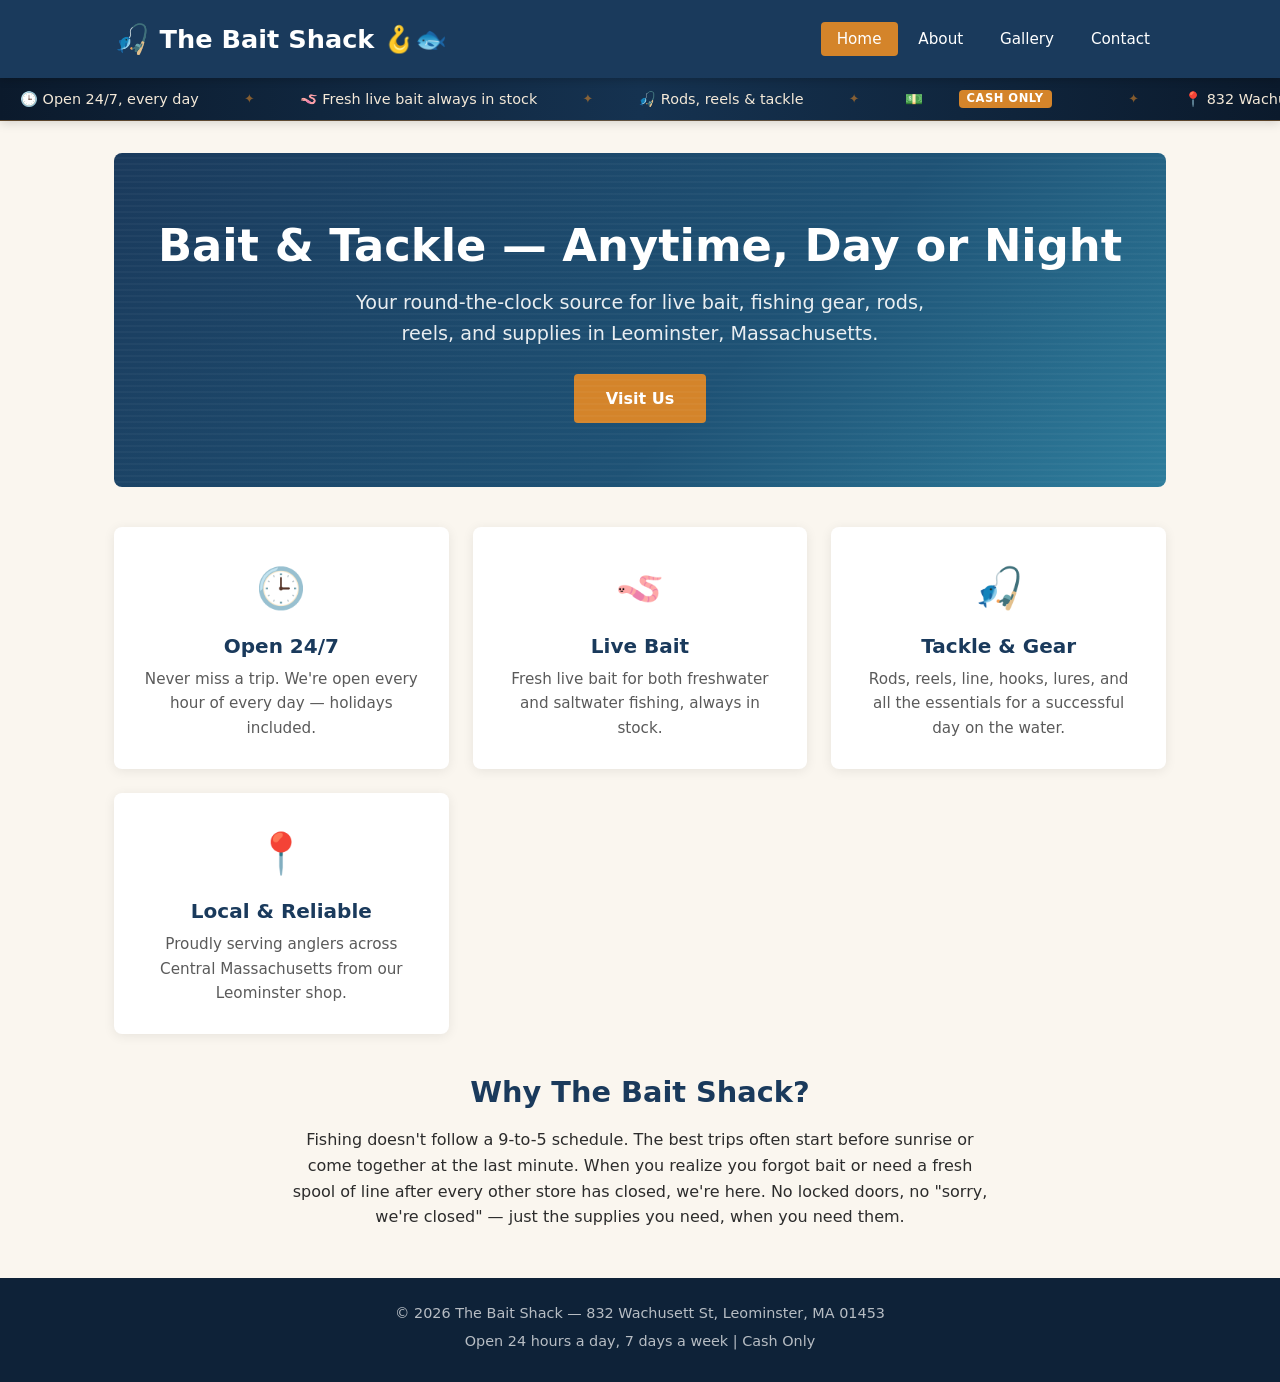
<file: index.html>
<!DOCTYPE html>
<html lang="en">
<head>
    <!-- Google tag (gtag.js) -->
    <script async src="https://www.googletagmanager.com/gtag/js?id=G-5HNP2Z6BK0"></script>
    <script>
        window.dataLayer = window.dataLayer || [];
        function gtag() { dataLayer.push(arguments); }
        gtag('js', new Date());

        gtag('config', 'G-5HNP2Z6BK0');
    </script>
    <meta charset="UTF-8">
    <meta name="viewport" content="width=device-width, initial-scale=1.0">
    <meta name="description" content="The Bait Shack — 24/7 live bait and tackle shop in Leominster, MA. Freshwater and saltwater fishing supplies available anytime.">
    <title>The Bait Shack | 24/7 Bait &amp; Tackle — Leominster, MA</title>
    <link rel="stylesheet" href="css/style.css">
</head>
<body>

    <header>
        <div class="header-inner">
            <a href="index.html" class="logo">
                <span>🎣</span> The Bait Shack 🪝🐟
            </a>
            <nav>
                <ul>
                    <li><a href="index.html" class="active">Home</a></li>
                    <li><a href="about.html">About</a></li>
                    <li><a href="gallery.html">Gallery</a></li>
                    <li><a href="contact.html">Contact</a></li>
                </ul>
            </nav>
        </div>
    </header>

    <!-- Scrolling Announcement Banner -->
    <div class="scrolling-banner" role="marquee" aria-label="Site announcements" aria-live="off">
        <div class="scrolling-banner__inner">
            <div class="scrolling-banner__track">
                <!-- Content Strip A -->
                <p class="scrolling-banner__group">
                    🕒 Open 24/7, every day &nbsp;<span class="banner-separator" aria-hidden="true">✦</span>&nbsp; 🪱 Fresh live bait always in stock &nbsp;<span class="banner-separator" aria-hidden="true">✦</span>&nbsp; 🎣 Rods, reels &amp; tackle &nbsp;<span class="banner-separator" aria-hidden="true">✦</span>&nbsp; 💵 <span class="banner-badge">Cash Only</span> &nbsp;<span class="banner-separator" aria-hidden="true">✦</span>&nbsp; 📍 832 Wachusett St, Leominster MA &nbsp;<span class="banner-separator" aria-hidden="true">✦</span>&nbsp; 📞 Phone hours 6 AM – 8 PM &nbsp;<span class="banner-separator" aria-hidden="true">✦</span>&nbsp;
                </p>
                <!-- Content Strip B (duplicate for seamless looping) -->
                <p class="scrolling-banner__group" aria-hidden="true">
                    🕒 Open 24/7, every day &nbsp;<span class="banner-separator" aria-hidden="true">✦</span>&nbsp; 🪱 Fresh live bait always in stock &nbsp;<span class="banner-separator" aria-hidden="true">✦</span>&nbsp; 🎣 Rods, reels &amp; tackle &nbsp;<span class="banner-separator" aria-hidden="true">✦</span>&nbsp; 💵 <span class="banner-badge">Cash Only</span> &nbsp;<span class="banner-separator" aria-hidden="true">✦</span>&nbsp; 📍 832 Wachusett St, Leominster MA &nbsp;<span class="banner-separator" aria-hidden="true">✦</span>&nbsp; 📞 Phone hours 6 AM – 8 PM &nbsp;<span class="banner-separator" aria-hidden="true">✦</span>&nbsp;
                </p>
            </div><!-- /.scrolling-banner__track -->
        </div><!-- /.scrolling-banner__inner -->
    </div><!-- /.scrolling-banner -->

    <main>

        <section class="hero">
            <h1>Bait &amp; Tackle — Anytime, Day or Night</h1>
            <p>Your round-the-clock source for live bait, fishing gear, rods, reels, and supplies in Leominster, Massachusetts.</p>
            <a href="contact.html" class="btn">Visit Us</a>
        </section>

        <section class="features">
            <div class="card">
                <span class="icon">🕒</span>
                <h3>Open 24/7</h3>
                <p>Never miss a trip. We're open every hour of every day — holidays included.</p>
            </div>
            <div class="card">
                <span class="icon">🪱</span>
                <h3>Live Bait</h3>
                <p>Fresh live bait for both freshwater and saltwater fishing, always in stock.</p>
            </div>
            <div class="card">
                <span class="icon">🎣</span>
                <h3>Tackle &amp; Gear</h3>
                <p>Rods, reels, line, hooks, lures, and all the essentials for a successful day on the water.</p>
            </div>
            <div class="card">
                <span class="icon">📍</span>
                <h3>Local &amp; Reliable</h3>
                <p>Proudly serving anglers across Central Massachusetts from our Leominster shop.</p>
            </div>
        </section>

        <section style="text-align: center; max-width: 700px; margin: 0 auto;">
            <h2>Why The Bait Shack?</h2>
            <p>
                Fishing doesn't follow a 9-to-5 schedule. The best trips often start before sunrise or come together
                at the last minute. When you realize you forgot bait or need a fresh spool of line after every other
                store has closed, we're here. No locked doors, no "sorry, we're closed" — just the supplies you need,
                when you need them.
            </p>
        </section>

    </main>

    <footer>
        <p>&copy; 2026 The Bait Shack — 832 Wachusett St, Leominster, MA 01453</p>
        <p>Open 24 hours a day, 7 days a week | Cash Only</p>
    </footer>

</body>
</html>
</file>
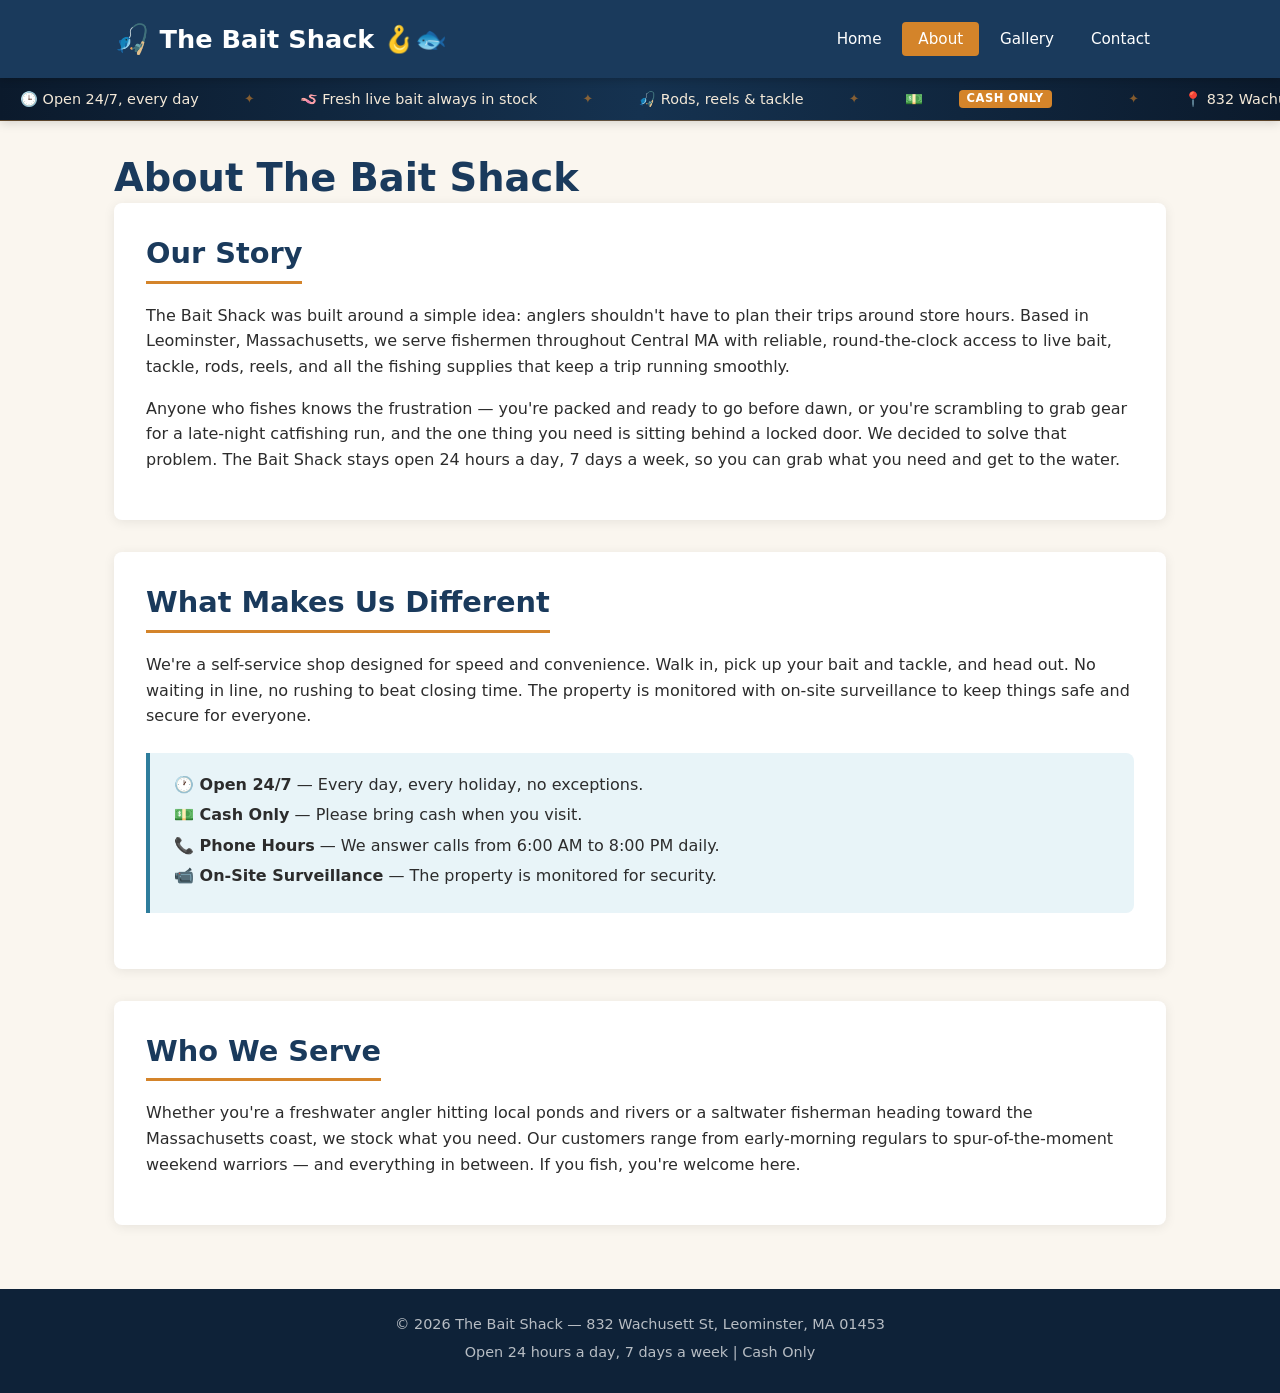
<file: about.html>
<!DOCTYPE html>
<html lang="en">
<head>
    <!-- Google tag (gtag.js) -->
    <script async src="https://www.googletagmanager.com/gtag/js?id=G-5HNP2Z6BK0"></script>
    <script>
        window.dataLayer = window.dataLayer || [];
        function gtag() { dataLayer.push(arguments); }
        gtag('js', new Date());

        gtag('config', 'G-5HNP2Z6BK0');
    </script>
    <meta charset="UTF-8">
    <meta name="viewport" content="width=device-width, initial-scale=1.0">
    <meta name="description" content="Learn about The Bait Shack — a 24/7 self-service bait and tackle shop in Leominster, MA, built for anglers who need supplies on their schedule.">
    <title>About Us | The Bait Shack — Leominster, MA</title>
    <link rel="stylesheet" href="css/style.css">
</head>
<body>

    <header>
        <div class="header-inner">
            <a href="index.html" class="logo">
                <span>🎣</span> The Bait Shack 🪝🐟
            </a>
            <nav>
                <ul>
                    <li><a href="index.html">Home</a></li>
                    <li><a href="about.html" class="active">About</a></li>
                    <li><a href="gallery.html">Gallery</a></li>
                    <li><a href="contact.html">Contact</a></li>
                </ul>
            </nav>
        </div>
    </header>

    <!-- Scrolling Announcement Banner -->
    <div class="scrolling-banner" role="marquee" aria-label="Site announcements" aria-live="off">
        <div class="scrolling-banner__inner">
            <div class="scrolling-banner__track">
                <!-- Content Strip A -->
                <p class="scrolling-banner__group">
                    🕒 Open 24/7, every day &nbsp;<span class="banner-separator" aria-hidden="true">✦</span>&nbsp; 🪱
                    Fresh live bait always in stock &nbsp;<span class="banner-separator"
                        aria-hidden="true">✦</span>&nbsp; 🎣 Rods, reels &amp; tackle &nbsp;<span
                        class="banner-separator" aria-hidden="true">✦</span>&nbsp; 💵 <span class="banner-badge">Cash
                        Only</span> &nbsp;<span class="banner-separator" aria-hidden="true">✦</span>&nbsp; 📍 832
                    Wachusett St, Leominster MA &nbsp;<span class="banner-separator" aria-hidden="true">✦</span>&nbsp;
                    📞 Phone hours 6 AM – 8 PM &nbsp;<span class="banner-separator" aria-hidden="true">✦</span>&nbsp;
                </p>
                <!-- Content Strip B (duplicate for seamless looping) -->
                <p class="scrolling-banner__group" aria-hidden="true">
                    🕒 Open 24/7, every day &nbsp;<span class="banner-separator" aria-hidden="true">✦</span>&nbsp; 🪱
                    Fresh live bait always in stock &nbsp;<span class="banner-separator"
                        aria-hidden="true">✦</span>&nbsp; 🎣 Rods, reels &amp; tackle &nbsp;<span
                        class="banner-separator" aria-hidden="true">✦</span>&nbsp; 💵 <span class="banner-badge">Cash
                        Only</span> &nbsp;<span class="banner-separator" aria-hidden="true">✦</span>&nbsp; 📍 832
                    Wachusett St, Leominster MA &nbsp;<span class="banner-separator" aria-hidden="true">✦</span>&nbsp;
                    📞 Phone hours 6 AM – 8 PM &nbsp;<span class="banner-separator" aria-hidden="true">✦</span>&nbsp;
                </p>
            </div><!-- /.scrolling-banner__track -->
        </div><!-- /.scrolling-banner__inner -->
    </div><!-- /.scrolling-banner -->

    <main>

        <h1>About The Bait Shack</h1>

        <section class="about-section">
            <h2>Our Story</h2>
            <p>
                The Bait Shack was built around a simple idea: anglers shouldn't have to plan their trips around
                store hours. Based in Leominster, Massachusetts, we serve fishermen throughout Central MA with
                reliable, round-the-clock access to live bait, tackle, rods, reels, and all the fishing supplies
                that keep a trip running smoothly.
            </p>
            <p>
                Anyone who fishes knows the frustration — you're packed and ready to go before dawn, or you're
                scrambling to grab gear for a late-night catfishing run, and the one thing you need is sitting
                behind a locked door. We decided to solve that problem. The Bait Shack stays open 24 hours a day,
                7 days a week, so you can grab what you need and get to the water.
            </p>
        </section>

        <section class="about-section">
            <h2>What Makes Us Different</h2>
            <p>
                We're a self-service shop designed for speed and convenience. Walk in, pick up your bait and
                tackle, and head out. No waiting in line, no rushing to beat closing time. The property is
                monitored with on-site surveillance to keep things safe and secure for everyone.
            </p>
            <div class="highlight-box">
                <p><strong>🕐 Open 24/7</strong> — Every day, every holiday, no exceptions.</p>
                <p><strong>💵 Cash Only</strong> — Please bring cash when you visit.</p>
                <p><strong>📞 Phone Hours</strong> — We answer calls from 6:00 AM to 8:00 PM daily.</p>
                <p><strong>📹 On-Site Surveillance</strong> — The property is monitored for security.</p>
            </div>
        </section>

        <section class="about-section">
            <h2>Who We Serve</h2>
            <p>
                Whether you're a freshwater angler hitting local ponds and rivers or a saltwater fisherman
                heading toward the Massachusetts coast, we stock what you need. Our customers range from
                early-morning regulars to spur-of-the-moment weekend warriors — and everything in between.
                If you fish, you're welcome here.
            </p>
        </section>

    </main>

    <footer>
        <p>&copy; 2026 The Bait Shack — 832 Wachusett St, Leominster, MA 01453</p>
        <p>Open 24 hours a day, 7 days a week | Cash Only</p>
    </footer>

</body>
</html>
</file>
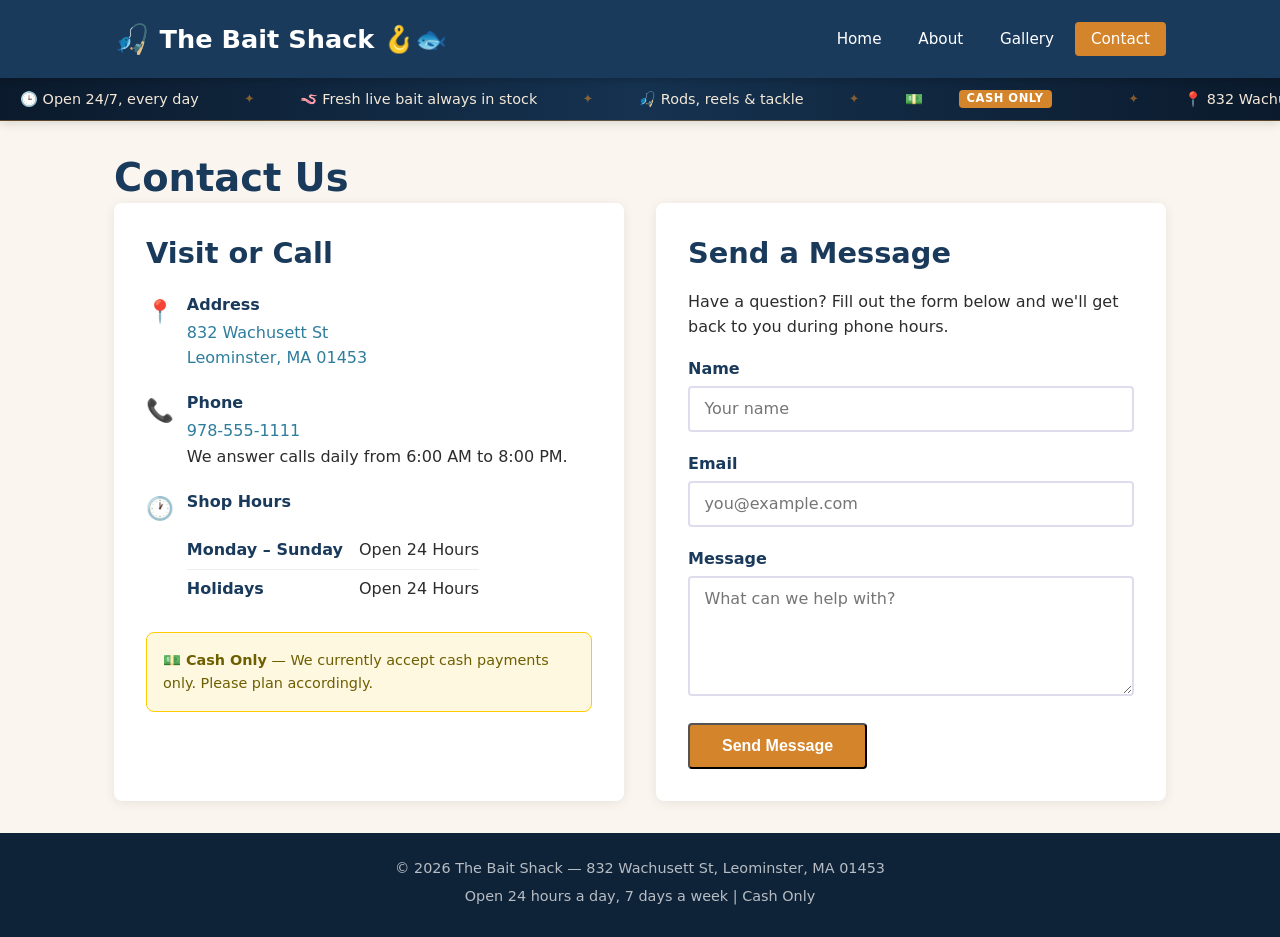
<file: contact.html>
<!DOCTYPE html>
<html lang="en">
<head>
    <!-- Google tag (gtag.js) -->
    <script async src="https://www.googletagmanager.com/gtag/js?id=G-5HNP2Z6BK0"></script>
    <script>
        window.dataLayer = window.dataLayer || [];
        function gtag() { dataLayer.push(arguments); }
        gtag('js', new Date());

        gtag('config', 'G-5HNP2Z6BK0');
    </script>
    <meta charset="UTF-8">
    <meta name="viewport" content="width=device-width, initial-scale=1.0">
    <meta name="description" content="Contact The Bait Shack in Leominster, MA. Find our address, phone hours, and 24/7 self-service information for live bait and tackle.">
    <title>Contact | The Bait Shack — Leominster, MA</title>
    <link rel="stylesheet" href="css/style.css">
</head>
<body>

    <header>
        <div class="header-inner">
            <a href="index.html" class="logo">
                 <span>🎣</span> The Bait Shack 🪝🐟
           </a>
            <nav>
                <ul>
                    <li><a href="index.html">Home</a></li>
                    <li><a href="about.html">About</a></li>
                    <li><a href="gallery.html">Gallery</a></li>
                    <li><a href="contact.html" class="active">Contact</a></li>
                </ul>
            </nav>
        </div>
    </header>

    <!-- Scrolling Announcement Banner -->
    <div class="scrolling-banner" role="marquee" aria-label="Site announcements" aria-live="off">
        <div class="scrolling-banner__inner">
            <div class="scrolling-banner__track">
                <!-- Content Strip A -->
                <p class="scrolling-banner__group">
                    🕒 Open 24/7, every day &nbsp;<span class="banner-separator" aria-hidden="true">✦</span>&nbsp; 🪱
                    Fresh live bait always in stock &nbsp;<span class="banner-separator"
                        aria-hidden="true">✦</span>&nbsp; 🎣 Rods, reels &amp; tackle &nbsp;<span
                        class="banner-separator" aria-hidden="true">✦</span>&nbsp; 💵 <span class="banner-badge">Cash
                        Only</span> &nbsp;<span class="banner-separator" aria-hidden="true">✦</span>&nbsp; 📍 832
                    Wachusett St, Leominster MA &nbsp;<span class="banner-separator" aria-hidden="true">✦</span>&nbsp;
                    📞 Phone hours 6 AM – 8 PM &nbsp;<span class="banner-separator" aria-hidden="true">✦</span>&nbsp;
                </p>
                <!-- Content Strip B (duplicate for seamless looping) -->
                <p class="scrolling-banner__group" aria-hidden="true">
                    🕒 Open 24/7, every day &nbsp;<span class="banner-separator" aria-hidden="true">✦</span>&nbsp; 🪱
                    Fresh live bait always in stock &nbsp;<span class="banner-separator"
                        aria-hidden="true">✦</span>&nbsp; 🎣 Rods, reels &amp; tackle &nbsp;<span
                        class="banner-separator" aria-hidden="true">✦</span>&nbsp; 💵 <span class="banner-badge">Cash
                        Only</span> &nbsp;<span class="banner-separator" aria-hidden="true">✦</span>&nbsp; 📍 832
                    Wachusett St, Leominster MA &nbsp;<span class="banner-separator" aria-hidden="true">✦</span>&nbsp;
                    📞 Phone hours 6 AM – 8 PM &nbsp;<span class="banner-separator" aria-hidden="true">✦</span>&nbsp;
                </p>
            </div><!-- /.scrolling-banner__track -->
        </div><!-- /.scrolling-banner__inner -->
    </div><!-- /.scrolling-banner -->

    <main>

        <h1>Contact Us</h1>

        <div class="contact-grid">

            <div class="contact-info">
                <h2>Visit or Call</h2>

                <div class="contact-detail">
                    <span class="detail-icon">📍</span>
                    <div>
                        <strong>Address</strong>
                        <a href="https://www.google.com/maps/search/?api=1&query=832+Wachusett+St+Leominster+MA+01453" target="_blank" rel="noopener">832 Wachusett St<br>
                        Leominster, MA 01453</a>
                    </div>
                </div>

                <div class="contact-detail">
                    <span class="detail-icon">📞</span>
                    <div>
                        <strong>Phone</strong>
                        <a href="tel:978-555-1111">978-555-1111</a><br>
                        We answer calls daily from 6:00 AM to 8:00 PM.
                    </div>
                </div>

                <div class="contact-detail">
                    <span class="detail-icon">🕐</span>
                    <div>
                        <strong>Shop Hours</strong>
                        <ul class="hours-list">
                            <li><span class="day">Monday – Sunday</span><span>Open 24 Hours</span></li>
                            <li><span class="day">Holidays</span><span>Open 24 Hours</span></li>
                        </ul>
                    </div>
                </div>

                <div class="note-box">
                    <strong>💵 Cash Only</strong> — We currently accept cash payments only. Please plan accordingly.
                </div>
            </div>

            <div class="contact-form">
                <h2>Send a Message</h2>
                <p>Have a question? Fill out the form below and we'll get back to you during phone hours.</p>

                <form action="#" method="post">
                    <div class="form-group">
                        <label for="name">Name</label>
                        <input type="text" id="name" name="name" required placeholder="Your name">
                    </div>
                    <div class="form-group">
                        <label for="email">Email</label>
                        <input type="email" id="email" name="email" required placeholder="you@example.com">
                    </div>
                    <div class="form-group">
                        <label for="message">Message</label>
                        <textarea id="message" name="message" required placeholder="What can we help with?"></textarea>
                    </div>
                    <button type="submit" class="btn">Send Message</button>
                </form>
            </div>

        </div>

    </main>

    <footer>
        <p>&copy; 2026 The Bait Shack — 832 Wachusett St, Leominster, MA 01453</p>
        <p>Open 24 hours a day, 7 days a week | Cash Only</p>
    </footer>

</body>
</html>
</file>
<file: css/style.css>
/* ===== Reset & Base ===== */
*,
*::before,
*::after {
    margin: 0;
    padding: 0;
    box-sizing: border-box;
}

:root {
    --navy: #1a3a5c;
    --navy-dark: #0e2238;
    --sand: #f4e9d8;
    --sand-light: #faf6ef;
    --accent: #d4842a;
    --accent-hover: #b86d1e;
    --water: #2e7d9c;
    --water-light: #e8f4f8;
    --text: #2c2c2c;
    --text-light: #5a5a5a;
    --white: #ffffff;
    --shadow: 0 2px 12px rgba(0, 0, 0, 0.08);
    --shadow-hover: 0 4px 20px rgba(0, 0, 0, 0.14);
    --radius: 8px;
    --max-width: 1100px;
}

html {
    scroll-behavior: smooth;
}

body {
    font-family: "Segoe UI", system-ui, -apple-system, sans-serif;
    color: var(--text);
    background-color: var(--sand-light);
    line-height: 1.6;
    min-height: 100vh;
    display: flex;
    flex-direction: column;
}

/* ===== Typography ===== */
h1, h2, h3 {
    color: var(--navy);
    line-height: 1.3;
}

h1 {
    font-size: 2.4rem;
}

h2 {
    font-size: 1.8rem;
    margin-bottom: 1rem;
}

h3 {
    font-size: 1.25rem;
    margin-bottom: 0.5rem;
}

p {
    margin-bottom: 1rem;
    color: var(--text);
}

a {
    color: var(--water);
    text-decoration: none;
    transition: color 0.2s;
}

    a:hover {
        color: var(--accent);
    }

/* ===== Header & Navigation ===== */
header {
    background-color: var(--navy);
    color: var(--white);
    padding: 1rem 0;
    position: sticky;
    top: 0;
    z-index: 100;
    box-shadow: 0 2px 8px rgba(0, 0, 0, 0.2);
}

.header-inner {
    max-width: var(--max-width);
    margin: 0 auto;
    padding: 0 1.5rem;
    display: flex;
    align-items: center;
    justify-content: space-between;
    flex-wrap: wrap;
    gap: 1rem;
}

.logo {
    display: flex;
    align-items: center;
    gap: 0.6rem;
    font-size: 1.6rem;
    font-weight: 700;
    color: var(--white);
    text-decoration: none;
}

    .logo span {
        font-size: 1.8rem;
    }

nav ul {
    display: flex;
    list-style: none;
    gap: 0.3rem;
    flex-wrap: wrap;
}

nav a {
    color: var(--white);
    padding: 0.5rem 1rem;
    border-radius: 4px;
    font-weight: 500;
    font-size: 0.95rem;
    transition: background-color 0.2s, color 0.2s;
}

    nav a:hover,
    nav a.active {
        background-color: var(--accent);
        color: var(--white);
    }

/* ===== Main Content ===== */
main {
    flex: 1;
    max-width: var(--max-width);
    margin: 0 auto;
    padding: 2rem 1.5rem;
    width: 100%;
}

/* ===== Hero Section ===== */
.hero {
    background: linear-gradient(135deg, var(--navy) 0%, #1e5275 60%, var(--water) 100%);
    color: var(--white);
    text-align: center;
    padding: 4rem 1.5rem;
    border-radius: var(--radius);
    margin-bottom: 2.5rem;
    position: relative;
    overflow: hidden;
}

    .hero::before {
        content: "";
        position: absolute;
        inset: 0;
        background: repeating-linear-gradient( 180deg, transparent, transparent 4px, rgba(255, 255, 255, 0.03) 4px, rgba(255, 255, 255, 0.03) 6px );
        pointer-events: none;
    }

    .hero h1 {
        color: var(--white);
        font-size: 2.8rem;
        margin-bottom: 0.8rem;
    }

    .hero p {
        color: rgba(255, 255, 255, 0.9);
        font-size: 1.2rem;
        max-width: 600px;
        margin: 0 auto 1.5rem;
    }

.btn {
    display: inline-block;
    background-color: var(--accent);
    color: var(--white);
    padding: 0.75rem 2rem;
    border-radius: 4px;
    font-weight: 600;
    font-size: 1rem;
    transition: background-color 0.2s, transform 0.15s;
    text-decoration: none;
}

    .btn:hover {
        background-color: var(--accent-hover);
        color: var(--white);
        transform: translateY(-1px);
    }

/* ===== Features / Cards ===== */
.features {
    display: grid;
    grid-template-columns: repeat(auto-fit, minmax(250px, 1fr));
    gap: 1.5rem;
    margin-bottom: 2.5rem;
}

.card {
    background: var(--white);
    border-radius: var(--radius);
    padding: 1.8rem;
    box-shadow: var(--shadow);
    text-align: center;
    transition: box-shadow 0.2s;
}

    .card:hover {
        box-shadow: var(--shadow-hover);
    }

    .card .icon {
        font-size: 2.5rem;
        margin-bottom: 0.8rem;
        display: block;
    }

    .card h3 {
        margin-bottom: 0.5rem;
    }

    .card p {
        color: var(--text-light);
        font-size: 0.95rem;
        margin-bottom: 0;
    }

/* ===== About Page ===== */
.about-section {
    background: var(--white);
    border-radius: var(--radius);
    padding: 2rem;
    box-shadow: var(--shadow);
    margin-bottom: 2rem;
}

    .about-section h2 {
        border-bottom: 3px solid var(--accent);
        padding-bottom: 0.5rem;
        margin-bottom: 1.2rem;
        display: inline-block;
    }

.highlight-box {
    background: var(--water-light);
    border-left: 4px solid var(--water);
    padding: 1.2rem 1.5rem;
    border-radius: 0 var(--radius) var(--radius) 0;
    margin: 1.5rem 0;
}

    .highlight-box p {
        margin-bottom: 0.3rem;
        font-weight: 500;
    }

/* ===== 3D Cover Flow Gallery ===== */
.gallery-section {
    position: relative;
    padding: 1rem 0 2rem;
    overflow: hidden;
}

.gallery-container {
    position: relative;
    width: 100%;
    max-width: 1050px;
    margin: 0 auto;
    padding: 1rem 0;
    perspective: 1200px;
}

.swiper {
    width: 100%;
    padding-top: 20px;
    padding-bottom: 40px;
    overflow: visible;
}

.swiper-slide {
    background-position: center;
    background-size: cover;
    width: 300px;
    height: 390px;
    border-radius: 16px;
    position: relative;
    transition: transform 0.4s ease, opacity 0.4s ease, box-shadow 0.4s ease;
    opacity: 0.45;
    cursor: pointer;
    user-select: none;
    will-change: transform, opacity;
}

@media (max-width: 480px) {
    .swiper-slide {
        width: 270px;
        height: 360px;
    }
}

@media (min-width: 768px) {
    .swiper-slide {
        width: 440px;
        height: 500px;
    }
}

/* Slide card & image */
.slide-card {
    width: 100%;
    height: 100%;
    border-radius: 16px;
    overflow: hidden;
    position: relative;
    background-color: var(--navy-dark);
    box-shadow: 0 10px 25px rgba(0, 0, 0, 0.2);
    transition: transform 0.3s ease, box-shadow 0.3s ease;
}

.slide-card img {
    width: 100%;
    height: 100%;
    object-fit: cover;
    display: block;
    transition: transform 0.5s ease;
}

/* Active slide styling: centered, largest, fully opaque, accent glow */
.swiper-slide-active {
    opacity: 1 !important;
    z-index: 10;
}

.swiper-slide-active .slide-card {
    box-shadow: 0 20px 40px rgba(0, 0, 0, 0.35), 0 0 0 3px var(--accent);
}

.swiper-slide-active:hover .slide-card img {
    transform: scale(1.05);
}

/* Adjacent preview slides: scaled down, semi-transparent (40-50% opacity) */
.swiper-slide-prev,
.swiper-slide-next {
    opacity: 0.45 !important;
    filter: brightness(0.9);
}

/* Non-active slide overlay hint on hover */
.swiper-slide:not(.swiper-slide-active):hover {
    opacity: 0.75 !important;
}

/* Dynamic slide caption overlay */
.slide-caption {
    position: absolute;
    bottom: 0;
    left: 0;
    right: 0;
    padding: 2.5rem 1.25rem 1.25rem;
    background: linear-gradient(to top, rgba(14, 34, 56, 0.95) 0%, rgba(14, 34, 56, 0.6) 60%, transparent 100%);
    color: var(--white);
    transform: translateY(10px);
    opacity: 0;
    transition: transform 0.3s ease, opacity 0.3s ease;
}

.swiper-slide-active .slide-caption {
    transform: translateY(0);
    opacity: 1;
}

.slide-tag {
    display: inline-block;
    background-color: var(--accent);
    color: var(--white);
    font-size: 0.75rem;
    font-weight: 700;
    text-transform: uppercase;
    letter-spacing: 0.5px;
    padding: 0.2rem 0.6rem;
    border-radius: 20px;
    margin-bottom: 0.4rem;
}

.slide-caption h3 {
    color: var(--white);
    font-size: 1.25rem;
    margin-bottom: 0.2rem;
}

.slide-caption p {
    color: var(--sand);
    font-size: 0.9rem;
    margin-bottom: 0;
    opacity: 0.9;
}

.click-hint {
    display: inline-flex;
    align-items: center;
    gap: 0.3rem;
    font-size: 0.75rem;
    color: var(--water-light);
    margin-top: 0.4rem;
    font-weight: 500;
}

/* Custom Navigation Buttons */
.carousel-btn {
    position: absolute;
    top: 50%;
    transform: translateY(-50%);
    width: 48px;
    height: 48px;
    border-radius: 50%;
    background: rgba(26, 58, 92, 0.88);
    color: var(--white);
    border: 2px solid rgba(255, 255, 255, 0.25);
    display: flex;
    align-items: center;
    justify-content: center;
    cursor: pointer;
    z-index: 30;
    transition: all 0.25s ease;
    backdrop-filter: blur(6px);
    box-shadow: 0 4px 12px rgba(0, 0, 0, 0.2);
}

.carousel-btn:hover {
    background: var(--accent);
    border-color: var(--accent);
    transform: translateY(-50%) scale(1.1);
    box-shadow: 0 6px 18px rgba(212, 132, 42, 0.4);
}

.carousel-btn.prev-btn {
    left: 10px;
}

.carousel-btn.next-btn {
    right: 10px;
}

@media (max-width: 480px) {
    .carousel-btn {
        width: 40px;
        height: 40px;
    }
    .carousel-btn.prev-btn {
        left: 4px;
    }
    .carousel-btn.next-btn {
        right: 4px;
    }
}

@media (min-width: 1024px) {
    .carousel-btn.prev-btn {
        left: -15px;
    }
    .carousel-btn.next-btn {
        right: -15px;
    }
}

/* Toolbar: Pagination dots & Autoplay Control */
.carousel-toolbar {
    display: flex;
    align-items: center;
    justify-content: center;
    gap: 1.5rem;
    margin-top: 1.5rem;
    flex-wrap: wrap;
}

.swiper-pagination {
    position: relative !important;
    bottom: auto !important;
    left: auto !important;
    width: auto !important;
    display: flex;
    align-items: center;
    gap: 0.5rem;
}

.swiper-pagination-bullet {
    width: 12px;
    height: 12px;
    background: var(--navy);
    opacity: 0.3;
    transition: all 0.3s ease;
    border-radius: 6px;
    margin: 0 !important;
    cursor: pointer;
}

.swiper-pagination-bullet-active {
    opacity: 1;
    width: 32px;
    background: var(--accent);
    box-shadow: 0 2px 8px rgba(212, 132, 42, 0.5);
}

/* Autoplay toggle button */
.autoplay-toggle {
    background: var(--navy);
    color: var(--white);
    border: none;
    padding: 0.45rem 1rem;
    border-radius: 20px;
    font-size: 0.85rem;
    font-weight: 600;
    cursor: pointer;
    display: flex;
    align-items: center;
    gap: 0.4rem;
    transition: background-color 0.2s ease, transform 0.15s ease;
    box-shadow: 0 2px 8px rgba(0, 0, 0, 0.1);
}

.autoplay-toggle:hover {
    background: var(--water);
    transform: translateY(-1px);
}

/* Lightbox Modal */
.lightbox-modal {
    position: fixed;
    inset: 0;
    z-index: 1000;
    background: rgba(14, 34, 56, 0.94);
    backdrop-filter: blur(10px);
    display: flex;
    align-items: center;
    justify-content: center;
    padding: 2rem;
    opacity: 0;
    pointer-events: none;
    transition: opacity 0.3s ease;
}

.lightbox-modal.active {
    opacity: 1;
    pointer-events: auto;
}

.lightbox-content {
    max-width: 90vw;
    max-height: 85vh;
    position: relative;
    border-radius: 12px;
    overflow: hidden;
    box-shadow: 0 25px 50px rgba(0, 0, 0, 0.5);
    background: var(--navy-dark);
}

.lightbox-content img {
    max-width: 100%;
    max-height: 75vh;
    display: block;
    object-fit: contain;
    margin: 0 auto;
}

.lightbox-caption {
    background: var(--navy-dark);
    color: var(--white);
    padding: 1rem 1.5rem;
    text-align: center;
}

.lightbox-caption h3 {
    color: var(--sand);
    margin-bottom: 0.2rem;
}

.lightbox-caption p {
    color: rgba(255, 255, 255, 0.8);
    font-size: 0.9rem;
    margin-bottom: 0;
}

.lightbox-close {
    position: absolute;
    top: 1.2rem;
    right: 1.2rem;
    width: 44px;
    height: 44px;
    border-radius: 50%;
    background: rgba(255, 255, 255, 0.2);
    color: var(--white);
    border: none;
    font-size: 1.8rem;
    line-height: 1;
    cursor: pointer;
    display: flex;
    align-items: center;
    justify-content: center;
    z-index: 1010;
    transition: background 0.2s ease;
}

.lightbox-close:hover {
    background: var(--accent);
}

/* ===== Contact Page ===== */
.contact-grid {
    display: grid;
    grid-template-columns: 1fr 1fr;
    gap: 2rem;
}

.contact-info {
    background: var(--white);
    border-radius: var(--radius);
    padding: 2rem;
    box-shadow: var(--shadow);
}

    .contact-info h2 {
        margin-bottom: 1.2rem;
    }

.contact-detail {
    display: flex;
    align-items: flex-start;
    gap: 0.8rem;
    margin-bottom: 1.2rem;
}

    .contact-detail .detail-icon {
        font-size: 1.4rem;
        flex-shrink: 0;
        margin-top: 0.15rem;
    }

    .contact-detail strong {
        display: block;
        color: var(--navy);
        margin-bottom: 0.15rem;
    }

.hours-list {
    list-style: none;
    margin-top: 1rem;
}

    .hours-list li {
        padding: 0.4rem 0;
        border-bottom: 1px solid #eee;
        display: flex;
        justify-content: space-between;
        gap: 1rem;
    }

        .hours-list li:last-child {
            border-bottom: none;
        }

    .hours-list .day {
        font-weight: 600;
        color: var(--navy);
    }

.contact-form {
    background: var(--white);
    border-radius: var(--radius);
    padding: 2rem;
    box-shadow: var(--shadow);
}

.form-group {
    margin-bottom: 1.2rem;
}

    .form-group label {
        display: block;
        font-weight: 600;
        color: var(--navy);
        margin-bottom: 0.3rem;
    }

    .form-group input,
    .form-group textarea {
        width: 100%;
        padding: 0.7rem 0.9rem;
        border: 2px solid #dde;
        border-radius: 4px;
        font-family: inherit;
        font-size: 1rem;
        transition: border-color 0.2s;
    }

        .form-group input:focus,
        .form-group textarea:focus {
            outline: none;
            border-color: var(--water);
        }

    .form-group textarea {
        resize: vertical;
        min-height: 120px;
    }

.note-box {
    background: #fff8e1;
    border: 1px solid #ffcc02;
    border-radius: var(--radius);
    padding: 1rem;
    margin-top: 1.5rem;
    font-size: 0.9rem;
    color: #6d5e00;
}

/* ===== Footer ===== */
footer {
    background-color: var(--navy-dark);
    color: rgba(255, 255, 255, 0.8);
    text-align: center;
    padding: 1.5rem;
    font-size: 0.9rem;
    margin-top: auto;
}

    footer p {
        color: rgba(255, 255, 255, 0.7);
        margin-bottom: 0.3rem;
    }

/* ===== Responsive ===== */
@media (max-width: 768px) {
    header {
        padding: 0.6rem 0;
    }

    .header-inner {
        flex-direction: row;
        justify-content: space-between;
        align-items: center;
        padding: 0 0.8rem;
        gap: 0.5rem;
    }

    .logo {
        font-size: 1.25rem;
        gap: 0.4rem;
        white-space: nowrap;
    }

    .logo span {
        font-size: 1.35rem;
    }

    nav ul {
        flex-direction: row;
        width: auto;
        gap: 0.25rem;
    }

    nav a {
        display: inline-block;
        padding: 0.35rem 0.55rem;
        font-size: 0.85rem;
        white-space: nowrap;
    }

    .hero {
        padding: 2.5rem 1rem;
    }

        .hero h1 {
            font-size: 2rem;
        }

        .hero p {
            font-size: 1rem;
        }

    .contact-grid {
        grid-template-columns: 1fr;
    }

    h1 {
        font-size: 1.9rem;
    }

    h2 {
        font-size: 1.5rem;
    }

    .about-section {
        padding: 1.5rem;
    }
}

@media (max-width: 480px) {
    .header-inner {
        padding: 0 0.5rem;
        gap: 0.3rem;
    }

    .logo {
        font-size: 1.1rem;
        gap: 0.3rem;
    }

    .logo span {
        font-size: 1.2rem;
    }

    nav ul {
        gap: 0.15rem;
    }

    nav a {
        padding: 0.3rem 0.45rem;
        font-size: 0.8rem;
    }

    .features {
        grid-template-columns: 1fr;
    }

    .gallery-grid {
        grid-template-columns: 1fr;
    }

    .hero h1 {
        font-size: 1.7rem;
    }
}

@media (max-width: 360px) {
    .header-inner {
        justify-content: center;
    }
}

/* ==========================================================================
   Scrolling Banner Component (Designer / Front-End Spec Implementation)
   ========================================================================== */

.scrolling-banner {
    position: relative;
    width: 100%;
    overflow: hidden;
    background: linear-gradient(90deg, #0b1a2c 0%, #153250 50%, #0b1a2c 100%);
    border-bottom: 1px solid rgba(212, 132, 42, 0.4);
    color: var(--white);
    font-size: 0.9rem;
    font-weight: 500;
    z-index: 90;
    box-shadow: 0 2px 10px rgba(0, 0, 0, 0.15);
}

.scrolling-banner__inner {
    display: flex;
    align-items: center;
    position: relative;
    width: 100%;
}

.scrolling-banner__track {
    display: flex;
    width: max-content;
    will-change: transform;
    animation: scrolling-banner-loop 32s linear infinite;
}

/* Pause on Hover & Focus (Req 4) */
.scrolling-banner:hover .scrolling-banner__track,
.scrolling-banner:focus-within .scrolling-banner__track,
.scrolling-banner.is-paused .scrolling-banner__track {
    animation-play-state: paused;
}

.scrolling-banner__group {
    display: flex;
    align-items: center;
    gap: 2.25rem;
    padding: 0.6rem 1.25rem;
    white-space: nowrap;
    flex-shrink: 0;
    margin: 0;
    color: #f4e9d8;
}

/* Banner Items & Elements (Req 2 & 5) */
.banner-item {
    display: inline-flex;
    align-items: center;
    gap: 0.5rem;
    color: #f4e9d8;
    text-decoration: none;
    transition: color 0.2s ease, opacity 0.2s ease;
}

a.banner-item:hover,
a.banner-item:focus-visible {
    color: #ffd166;
    text-decoration: underline;
    text-underline-offset: 3px;
}

.banner-item:focus-visible {
    outline: 2px solid var(--accent);
    outline-offset: 2px;
    border-radius: 2px;
}

.banner-badge {
    display: inline-block;
    background-color: var(--accent);
    color: var(--white);
    font-size: 0.72rem;
    font-weight: 700;
    text-transform: uppercase;
    letter-spacing: 0.5px;
    padding: 0.15rem 0.5rem;
    border-radius: 4px;
    line-height: 1.2;
}

.banner-badge--alt {
    background-color: var(--water);
}

.banner-icon {
    font-size: 1.1rem;
    line-height: 1;
    display: inline-block;
}

.banner-separator {
    color: rgba(212, 132, 42, 0.6);
    font-size: 0.8rem;
    user-select: none;
}

/* Animation Keyframes (Req 7) */
@keyframes scrolling-banner-loop {
    0% {
        transform: translate3d(0, 0, 0);
    }
    100% {
        transform: translate3d(-50%, 0, 0);
    }
}

/* Responsive Styles (Req 1) */
@media (max-width: 768px) {
    .scrolling-banner {
        font-size: 0.82rem;
    }
    
    .scrolling-banner__group {
        gap: 1.5rem;
        padding: 0.45rem 0.85rem;
    }

    .banner-badge {
        font-size: 0.68rem;
        padding: 0.1rem 0.4rem;
    }
}

/* Reduced Motion Accessibility Fallback (Req 6) */
@media (prefers-reduced-motion: reduce) {
    .scrolling-banner__track {
        animation: none !important;
        transform: none !important;
        width: 100%;
        justify-content: center;
        overflow-x: auto;
    }
    
    .scrolling-banner__group[aria-hidden="true"] {
        display: none !important;
    }

    .scrolling-banner__group {
        width: 100%;
        justify-content: center;
        white-space: normal;
        flex-wrap: wrap;
        padding: 0.5rem 1rem;
    }
}
</file>
